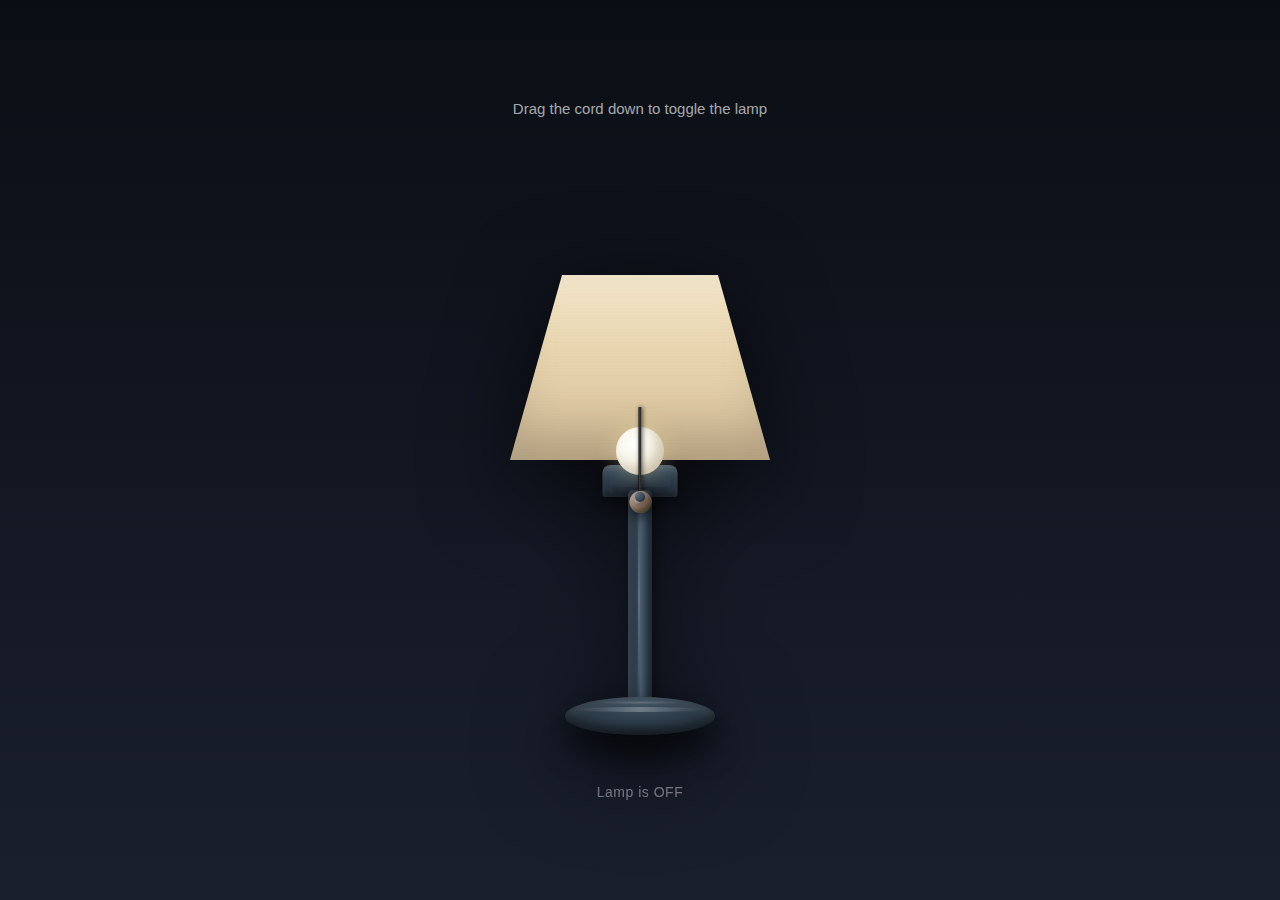
<file: Lampa/index.html>
<!DOCTYPE html>
<html lang="en">
<head>
    <meta charset="UTF-8">
    <meta name="viewport" content="width=device-width, initial-scale=1.0">
    <title>Realistic Interactive Table Lamp</title>
    <style>
        /* ============================================
           GLOBAL STYLES & RESET
        ============================================ */
        * {
            margin: 0;
            padding: 0;
            box-sizing: border-box;
        }

        body {
            display: flex;
            justify-content: center;
            align-items: center;
            min-height: 100vh;
            background: linear-gradient(to bottom, #0a0e14 0%, #1a1f2e 100%);
            overflow: hidden;
            font-family: 'Segoe UI', Tahoma, Geneva, Verdana, sans-serif;
        }

        /* ============================================
           SCENE CONTAINER
        ============================================ */
        .scene {
            position: relative;
            width: 550px;
            height: 750px;
        }

        /* Instruction text */
        .instruction {
            position: absolute;
            top: 25px;
            left: 50%;
            transform: translateX(-50%);
            color: rgba(255, 255, 255, 0.65);
            font-size: 15px;
            text-align: center;
            animation: pulseText 2.5s ease-in-out infinite;
            user-select: none;
            z-index: 100;
        }

        @keyframes pulseText {
            0%, 100% { opacity: 0.4; }
            50% { opacity: 0.85; }
        }

        /* ============================================
           AMBIENT LIGHTING EFFECTS
        ============================================ */
        
        /* Large ambient room glow when lamp is on */
        .ambient-glow {
            position: absolute;
            top: 50%;
            left: 50%;
            transform: translate(-50%, -50%);
            width: 750px;
            height: 750px;
            background: radial-gradient(circle, 
                rgba(255, 235, 160, 0.20) 0%,
                rgba(255, 220, 130, 0.12) 25%,
                rgba(255, 200, 100, 0.06) 45%,
                transparent 65%);
            border-radius: 50%;
            opacity: 0;
            transition: opacity 1s ease;
            pointer-events: none;
        }

        /* Primary light bloom around bulb */
        .light-bloom {
            position: absolute;
            bottom: 308px;
            left: 50%;
            transform: translate(-50%, 0);
            width: 240px;
            height: 240px;
            background: radial-gradient(circle, 
                rgba(255, 245, 190, 0.95) 0%,
                rgba(255, 235, 160, 0.65) 18%,
                rgba(255, 220, 130, 0.4) 35%,
                rgba(255, 200, 100, 0.2) 55%,
                rgba(255, 180, 80, 0.08) 70%,
                transparent 80%);
            border-radius: 50%;
            opacity: 0;
            transition: opacity 0.5s ease;
            pointer-events: none;
            filter: blur(28px);
        }

        /* ============================================
           LAMP ASSEMBLY
        ============================================ */
        
        .lamp-assembly {
            position: absolute;
            bottom: 90px;
            left: 50%;
            transform: translateX(-50%);
            filter: drop-shadow(0 20px 45px rgba(0, 0, 0, 0.7));
        }

        /* Lamp Base - Heavy circular bottom */
        .lamp-base {
            width: 150px;
            height: 38px;
            background: radial-gradient(ellipse at 50% 22%, 
                #3d4f5f 0%, 
                #2f3f4d 45%, 
                #1e2730 100%);
            border-radius: 50%;
            position: relative;
            box-shadow: 
                0 10px 28px rgba(0, 0, 0, 0.6),
                inset 0 -4px 12px rgba(0, 0, 0, 0.5),
                inset 0 4px 12px rgba(255, 255, 255, 0.12);
        }

        /* Decorative metal ring on base */
        .lamp-base::before {
            content: '';
            position: absolute;
            top: 10px;
            left: 12px;
            right: 12px;
            height: 5px;
            background: linear-gradient(90deg, 
                transparent 0%, 
                rgba(255, 255, 255, 0.28) 50%, 
                transparent 100%);
            border-radius: 50%;
        }

        /* Secondary highlight on base */
        .lamp-base::after {
            content: '';
            position: absolute;
            top: 4px;
            left: 25%;
            right: 25%;
            height: 3px;
            background: radial-gradient(ellipse, rgba(255, 255, 255, 0.15), transparent);
            border-radius: 50%;
        }

        /* Vertical metal stand/pole */
        .lamp-stand {
            width: 24px;
            height: 215px;
            background: linear-gradient(to right, 
                #25323f 0%, 
                #2f3f4d 35%, 
                #3d4f5f 48%, 
                #4a5d6f 52%, 
                #3d4f5f 65%, 
                #2f3f4d 80%,
                #25323f 100%);
            position: absolute;
            bottom: 30px;
            left: 50%;
            transform: translateX(-50%);
            border-radius: 5px;
            box-shadow: 
                3px 0 14px rgba(0, 0, 0, 0.5),
                inset 2px 0 6px rgba(255, 255, 255, 0.14),
                inset -2px 0 6px rgba(0, 0, 0, 0.4);
        }

        /* Highlight stripe on stand */
        .lamp-stand::before {
            content: '';
            position: absolute;
            top: 0;
            bottom: 0;
            left: 40%;
            width: 2px;
            background: linear-gradient(to bottom, 
                transparent 0%, 
                rgba(255, 255, 255, 0.2) 50%, 
                transparent 100%);
        }

        /* Bulb socket holder */
        .socket {
            width: 75px;
            height: 32px;
            background: linear-gradient(to bottom, 
                #3d4f5f 0%, 
                #2f3f4d 45%, 
                #1e2730 100%);
            position: absolute;
            bottom: 238px;
            left: 50%;
            transform: translateX(-50%);
            border-radius: 8px 8px 3px 3px;
            box-shadow: 
                0 5px 18px rgba(0, 0, 0, 0.5),
                inset 0 3px 6px rgba(255, 255, 255, 0.12),
                inset 0 -2px 6px rgba(0, 0, 0, 0.3);
        }

        /* Socket threading detail */
        .socket::after {
            content: '';
            position: absolute;
            bottom: 2px;
            left: 10px;
            right: 10px;
            height: 8px;
            background: repeating-linear-gradient(
                to bottom,
                transparent 0px,
                rgba(0, 0, 0, 0.2) 1px,
                transparent 2px
            );
        }

        /* Light bulb */
        .bulb {
            width: 48px;
            height: 48px;
            background: radial-gradient(circle at 38% 35%, 
                #ffffff 0%, 
                #f8f5e8 35%, 
                #ece4cc 65%, 
                #d9ccb0 100%);
            position: absolute;
            bottom: 260px;
            left: 50%;
            transform: translateX(-50%);
            border-radius: 50%;
            box-shadow: 
                0 0 22px rgba(255, 235, 160, 0.35),
                inset -6px -6px 12px rgba(0, 0, 0, 0.12),
                inset 5px 5px 12px rgba(255, 255, 255, 0.35);
            transition: all 0.45s ease;
        }

        /* Bulb highlight spot */
        .bulb::before {
            content: '';
            position: absolute;
            top: 10px;
            left: 12px;
            width: 14px;
            height: 14px;
            background: radial-gradient(circle, 
                rgba(255, 255, 255, 0.7) 0%, 
                rgba(255, 255, 255, 0.2) 60%, 
                transparent 100%);
            border-radius: 50%;
        }

        /* Lamp shade - Conical fabric shade */
        .shade {
            width: 260px;
            height: 185px;
            background: linear-gradient(to bottom, 
                #f6e8ca 0%, 
                #ead7b0 45%, 
                #d7c09a 100%);
            position: absolute;
            bottom: 275px;
            left: 50%;
            transform: translateX(-50%);
            clip-path: polygon(20% 0%, 80% 0%, 100% 100%, 0% 100%);
            box-shadow: 
                0 12px 35px rgba(0, 0, 0, 0.45),
                inset 0 -25px 50px rgba(0, 0, 0, 0.18),
                inset 0 12px 25px rgba(255, 255, 255, 0.12);
            transition: all 0.45s ease;
        }

        /* Fabric weave texture */
        .shade::before {
            content: '';
            position: absolute;
            inset: 0;
            background: 
                repeating-linear-gradient(
                    90deg,
                    transparent 0px,
                    rgba(0, 0, 0, 0.025) 1px,
                    transparent 2px
                ),
                repeating-linear-gradient(
                    0deg,
                    transparent 0px,
                    rgba(0, 0, 0, 0.02) 1px,
                    transparent 3px
                );
            opacity: 0.6;
        }

        /* Inner glow effect (only visible when on) */
        .shade-glow {
            position: absolute;
            bottom: 0;
            left: 0;
            right: 0;
            height: 100%;
            background: radial-gradient(ellipse at center bottom, 
                rgba(255, 240, 170, 0.98) 0%,
                rgba(255, 230, 140, 0.75) 22%,
                rgba(255, 215, 110, 0.5) 45%,
                rgba(255, 195, 90, 0.25) 68%,
                transparent 100%);
            opacity: 0;
            transition: opacity 0.6s ease;
            pointer-events: none;
        }

        /* ============================================
           PULL CORD SYSTEM
        ============================================ */
        
        /* Cord anchor point (where cord attaches) */
        .cord-anchor {
            position: absolute;
            bottom: 233px;
            left: 50%;
            transform: translateX(-50%);
            width: 10px;
            height: 10px;
            background: radial-gradient(circle at 35% 35%, 
                #4a5d6f 0%, 
                #3d4f5f 45%, 
                #2f3f4d 100%);
            border-radius: 50%;
            box-shadow: 
                0 3px 6px rgba(0, 0, 0, 0.5),
                inset -1px -1px 3px rgba(0, 0, 0, 0.4),
                inset 1px 1px 3px rgba(255, 255, 255, 0.2);
            z-index: 10;
        }

        /* Cord wrapper for rotation transform */
        .cord-wrapper {
            position: absolute;
            bottom: 233px;
            left: 50%;
            transform-origin: top center;
            pointer-events: none;
            z-index: 5;
            transition: transform 0.05s ease-out;
        }

        /* The string/cord itself */
        .cord-string {
            width: 3px;
            height: 95px;
            background: linear-gradient(to right, 
                #0f0f0f 0%, 
                #2a2a2a 35%, 
                #3f3f3f 50%, 
                #2a2a2a 65%, 
                #0f0f0f 100%);
            margin: 0 auto;
            box-shadow: 
                1px 0 4px rgba(0, 0, 0, 0.7),
                inset 1px 0 2px rgba(255, 255, 255, 0.15);
            position: relative;
            transition: height 0.3s ease;
        }

        /* Wooden bead/handle at end of cord */
        .cord-handle {
            width: 22px;
            height: 22px;
            background: radial-gradient(circle at 38% 35%, 
                #b89a7d 0%, 
                #a0826d 35%, 
                #8b7355 65%, 
                #6b563f 100%);
            border-radius: 50%;
            position: absolute;
            bottom: -11px;
            left: 50%;
            transform: translateX(-50%);
            box-shadow: 
                0 4px 12px rgba(0, 0, 0, 0.6),
                inset -3px -3px 6px rgba(0, 0, 0, 0.5),
                inset 3px 3px 6px rgba(255, 255, 255, 0.35);
            cursor: grab;
            pointer-events: all;
            transition: transform 0.15s ease;
        }

        .cord-handle:hover {
            transform: translateX(-50%) scale(1.12);
        }

        .cord-handle:active {
            cursor: grabbing;
            transform: translateX(-50%) scale(1.03);
        }

        /* Highlight spot on wooden bead */
        .cord-handle::before {
            content: '';
            position: absolute;
            top: 5px;
            left: 5px;
            width: 7px;
            height: 7px;
            background: rgba(255, 255, 255, 0.45);
            border-radius: 50%;
            box-shadow: 0 0 3px rgba(255, 255, 255, 0.3);
        }

        /* Wood grain texture on bead */
        .cord-handle::after {
            content: '';
            position: absolute;
            inset: 0;
            border-radius: 50%;
            background: 
                repeating-linear-gradient(
                    45deg,
                    transparent 0px,
                    rgba(0, 0, 0, 0.08) 1px,
                    transparent 2px
                );
            opacity: 0.5;
        }

        /* ============================================
           GROUND SHADOW
        ============================================ */
        
        .ground-shadow {
            position: absolute;
            bottom: 60px;
            left: 50%;
            transform: translateX(-50%);
            width: 170px;
            height: 35px;
            background: radial-gradient(ellipse, 
                rgba(0, 0, 0, 0.55) 0%, 
                rgba(0, 0, 0, 0.25) 50%, 
                transparent 75%);
            border-radius: 50%;
            filter: blur(12px);
        }

        /* ============================================
           STATUS TEXT
        ============================================ */
        
        .status {
            position: absolute;
            bottom: 25px;
            left: 50%;
            transform: translateX(-50%);
            color: rgba(255, 255, 255, 0.4);
            font-size: 14px;
            font-weight: 500;
            user-select: none;
            transition: color 0.4s ease;
            letter-spacing: 0.5px;
        }

        /* ============================================
           ACTIVE STATE (LAMP ON)
        ============================================ */
        
        .lamp-assembly.lamp-on .shade-glow {
            opacity: 1;
        }

        .lamp-assembly.lamp-on .light-bloom {
            opacity: 1;
        }

        .lamp-assembly.lamp-on .ambient-glow {
            opacity: 1;
        }

        .lamp-assembly.lamp-on .bulb {
            background: radial-gradient(circle at 38% 35%, 
                #fffef8 0%, 
                #fffae5 28%, 
                #ffecb8 55%, 
                #ffe595 80%, 
                #ffd870 100%);
            box-shadow: 
                0 0 38px rgba(255, 245, 180, 0.95),
                0 0 65px rgba(255, 235, 150, 0.65),
                0 0 90px rgba(255, 220, 120, 0.35),
                inset -4px -4px 10px rgba(255, 210, 110, 0.4),
                inset 4px 4px 10px rgba(255, 255, 240, 0.3);
        }

        .lamp-assembly.lamp-on .shade {
            background: linear-gradient(to bottom, 
                #fef4d8 0%, 
                #f5e3bf 45%, 
                #e5d0a8 100%);
            box-shadow: 
                0 12px 35px rgba(0, 0, 0, 0.35),
                inset 0 -25px 50px rgba(255, 230, 130, 0.28),
                inset 0 12px 25px rgba(255, 245, 180, 0.25);
        }

        .lamp-assembly.lamp-on ~ .status {
            color: rgba(255, 235, 160, 0.85);
            text-shadow: 0 0 10px rgba(255, 230, 150, 0.4);
        }
    </style>
</head>
<body>
    <div class="scene">
        <!-- Instruction text -->
        <div class="instruction">Drag the cord down to toggle the lamp</div>

        <!-- Ambient room glow -->
        <div class="ambient-glow"></div>

        <!-- Light bloom effect -->
        <div class="light-bloom"></div>

        <!-- Lamp assembly container -->
        <div class="lamp-assembly">
            <!-- Lamp shade with inner glow -->
            <div class="shade">
                <div class="shade-glow"></div>
            </div>

            <!-- Bulb socket -->
            <div class="socket"></div>

            <!-- Light bulb -->
            <div class="bulb"></div>

            <!-- Cord anchor point -->
            <div class="cord-anchor"></div>

            <!-- Pull cord system -->
            <div class="cord-wrapper">
                <div class="cord-string">
                    <div class="cord-handle"></div>
                </div>
            </div>

            <!-- Vertical stand -->
            <div class="lamp-stand"></div>

            <!-- Base -->
            <div class="lamp-base"></div>
        </div>

        <!-- Ground shadow -->
        <div class="ground-shadow"></div>

        <!-- Status text -->
        <div class="status">Lamp is OFF</div>
    </div>

    <script>
        // ============================================
        // DOM ELEMENT REFERENCES
        // ============================================
        const lampAssembly = document.querySelector('.lamp-assembly');
        const cordWrapper = document.querySelector('.cord-wrapper');
        const cordString = document.querySelector('.cord-string');
        const cordHandle = document.querySelector('.cord-handle');
        const statusText = document.querySelector('.status');

        // ============================================
        // STATE VARIABLES
        // ============================================
        let isLampOn = false;           // Current lamp state (on/off)
        let isDragging = false;         // Is user currently dragging the cord?
        let dragStartY = 0;             // Y position where drag started
        let currentPullDistance = 0;    // How far cord has been pulled

        // Physics simulation variables
        let angle = 0;                  // Current swing angle in degrees
        let angularVelocity = 0;        // Rate of angle change (speed)
        let targetAngle = 0;            // Target angle for smooth interpolation

        // ============================================
        // PHYSICS CONSTANTS
        // ============================================
        const PULL_THRESHOLD = 42;      // Minimum pixels to pull to toggle lamp
        const GRAVITY = 0.38;            // Gravity strength affecting pendulum
        const DAMPING = 0.93;            // Energy loss per frame (air resistance)
        const SPRING_STRENGTH = 0.13;    // Force pulling cord back to center
        const MAX_ANGLE = 27;            // Maximum swing angle in degrees
        const MAX_STRETCH = 28;          // Maximum cord extension in pixels

        // ============================================
        // LAMP TOGGLE FUNCTION
        // ============================================
        function toggleLamp() {
            isLampOn = !isLampOn;
            
            // Update visual state
            if (isLampOn) {
                lampAssembly.classList.add('lamp-on');
                statusText.textContent = 'Lamp is ON';
            } else {
                lampAssembly.classList.remove('lamp-on');
                statusText.textContent = 'Lamp is OFF';
            }

            // Add momentum to cord swing when toggling
            angularVelocity += 13;
        }

        // ============================================
        // DRAG START - Mouse/Touch Down
        // ============================================
        function handleDragStart(clientY) {
            isDragging = true;
            dragStartY = clientY;
            currentPullDistance = 0;
            
            // Remove CSS transition for instant response
            cordWrapper.style.transition = 'none';
            cordString.style.transition = 'none';
        }

        // ============================================
        // DRAG MOVE - Mouse/Touch Move
        // ============================================
        function handleDragMove(clientY) {
            if (!isDragging) return;

            // Calculate how far down the cord has been pulled
            const deltaY = clientY - dragStartY;
            currentPullDistance = Math.max(0, deltaY); // Only allow downward pulls

            // Convert pull distance to swing angle (limited to MAX_ANGLE)
            const pullAngle = Math.min((currentPullDistance / 3.2), MAX_ANGLE);
            targetAngle = pullAngle;

            // Visually stretch the cord based on pull distance
            const stretch = Math.min(currentPullDistance * 0.28, MAX_STRETCH);
            cordString.style.height = (95 + stretch) + 'px';

            // Apply angle to cord immediately during drag
            angle = targetAngle;
            cordWrapper.style.transform = `translateX(-50%) rotate(${angle}deg)`;
        }

        // ============================================
        // DRAG END - Mouse/Touch Up
        // ============================================
        function handleDragEnd() {
            if (!isDragging) return;
            isDragging = false;

            // Check if cord was pulled far enough to toggle the lamp
            if (currentPullDistance >= PULL_THRESHOLD) {
                toggleLamp();
                // Add extra swing momentum for satisfying feedback
                angularVelocity = 16;
            } else {
                // Add gentle swing even if toggle threshold wasn't met
                angularVelocity = 9;
            }

            // Smoothly return cord to original length
            cordString.style.transition = 'height 0.35s ease';
            cordString.style.height = '95px';

            // Reset target angle to center position
            targetAngle = 0;

            // Re-enable smooth transitions
            cordWrapper.style.transition = 'transform 0.05s ease-out';
        }

        // ============================================
        // MOUSE EVENT LISTENERS
        // ============================================
        cordHandle.addEventListener('mousedown', function(e) {
            e.preventDefault();
            handleDragStart(e.clientY);
        });

        document.addEventListener('mousemove', function(e) {
            if (isDragging) {
                e.preventDefault();
                handleDragMove(e.clientY);
            }
        });

        document.addEventListener('mouseup', function() {
            handleDragEnd();
        });

        // ============================================
        // TOUCH EVENT LISTENERS (Mobile Support)
        // ============================================
        cordHandle.addEventListener('touchstart', function(e) {
            e.preventDefault();
            handleDragStart(e.touches[0].clientY);
        });

        document.addEventListener('touchmove', function(e) {
            if (isDragging) {
                e.preventDefault();
                handleDragMove(e.touches[0].clientY);
            }
        }, { passive: false });

        document.addEventListener('touchend', function() {
            handleDragEnd();
        });

        // ============================================
        // PHYSICS ANIMATION LOOP (PENDULUM SIMULATION)
        // ============================================
        function animatePhysics() {
            // Only apply physics when not actively dragging
            if (!isDragging) {
                // Spring force: pulls cord back toward center (target angle)
                const springForce = (targetAngle - angle) * SPRING_STRENGTH;
                angularVelocity += springForce;

                // Gravity force: creates pendulum swinging effect
                // sin(angle) converts angle to downward force
                const gravityForce = Math.sin(angle * Math.PI / 180) * GRAVITY;
                angularVelocity -= gravityForce;

                // Damping: simulates air resistance, gradually slows motion
                angularVelocity *= DAMPING;

                // Update angle based on current velocity
                angle += angularVelocity;

                // Stop animation when motion becomes negligible
                if (Math.abs(angularVelocity) < 0.04 && Math.abs(angle) < 0.08) {
                    angle = 0;
                    angularVelocity = 0;
                }

                // Apply rotation transform to cord
                cordWrapper.style.transform = `translateX(-50%) rotate(${angle}deg)`;
            }

            // Continue animation loop at 60fps
            requestAnimationFrame(animatePhysics);
        }

        // ============================================
        // INITIALIZE APPLICATION
        // ============================================
        
        // Start the physics animation loop
        animatePhysics();

        // Simple click toggle as fallback (for accessibility)
        cordHandle.addEventListener('click', function(e) {
            // Only trigger on simple click, not after dragging
            if (currentPullDistance < 8) {
                toggleLamp();
                angularVelocity = 11; // Add small swing effect
            }
        });

        // Prevent context menu on right-click
        cordHandle.addEventListener('contextmenu', function(e) {
            e.preventDefault();
        });

        // Log successful initialization
        console.log('🔦 Realistic Interactive Lamp initialized successfully!');
        console.log('💡 Drag the cord down to toggle the lamp on/off');
    </script>
</body>
</html>
</file>
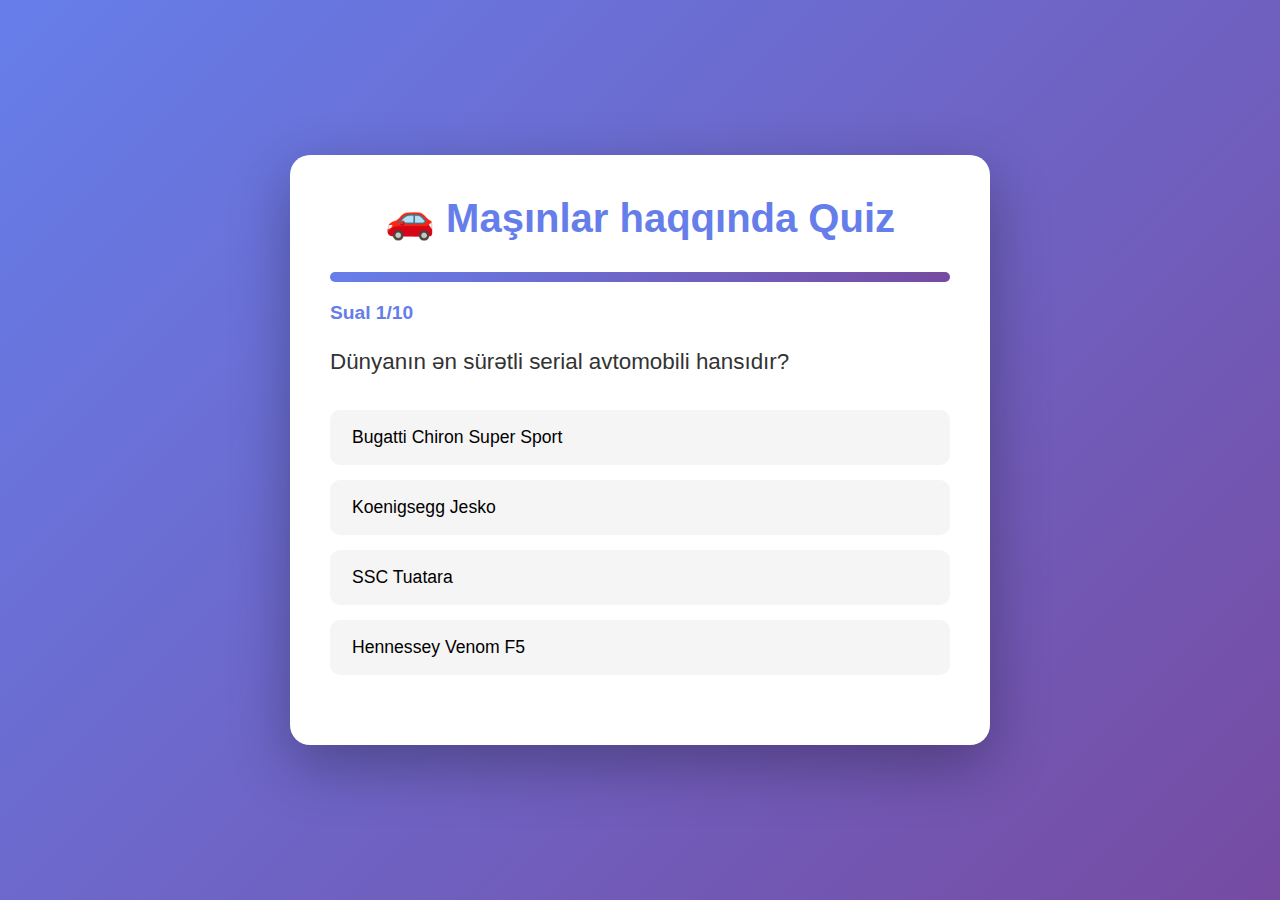
<file: QUIZ/index.html>
<!DOCTYPE html>
<html lang="az">
<head>
    <meta charset="UTF-8">
    <meta name="viewport" content="width=device-width, initial-scale=1.0">
    <title>Maşınlar haqqında Quiz</title>
    <style>
        * {
            margin: 0;
            padding: 0;
            box-sizing: border-box;
        }

        body {
            font-family: 'Segoe UI', Tahoma, Geneva, Verdana, sans-serif;
            background: linear-gradient(135deg, #667eea 0%, #764ba2 100%);
            min-height: 100vh;
            display: flex;
            justify-content: center;
            align-items: center;
            padding: 20px;
        }

        .container {
            background: white;
            border-radius: 20px;
            box-shadow: 0 20px 60px rgba(0, 0, 0, 0.3);
            max-width: 700px;
            width: 100%;
            padding: 40px;
        }

        .header {
            text-align: center;
            margin-bottom: 30px;
        }

        h1 {
            color: #667eea;
            font-size: 2.5em;
            margin-bottom: 10px;
        }

        .progress-bar {
            width: 100%;
            height: 10px;
            background: #e0e0e0;
            border-radius: 10px;
            overflow: hidden;
            margin-bottom: 20px;
        }

        .progress {
            height: 100%;
            background: linear-gradient(90deg, #667eea 0%, #764ba2 100%);
            transition: width 0.3s ease;
        }

        .question-section {
            display: none;
        }

        .question-section.active {
            display: block;
            animation: fadeIn 0.5s;
        }

        @keyframes fadeIn {
            from { opacity: 0; transform: translateY(20px); }
            to { opacity: 1; transform: translateY(0); }
        }

        .question-header {
            display: flex;
            justify-content: space-between;
            align-items: center;
            margin-bottom: 20px;
        }

        .question-number {
            font-size: 1.2em;
            color: #667eea;
            font-weight: bold;
        }

        .question-text {
            font-size: 1.4em;
            color: #333;
            margin-bottom: 30px;
            line-height: 1.6;
        }

        .options {
            display: flex;
            flex-direction: column;
            gap: 15px;
        }

        .option {
            background: #f5f5f5;
            border: 2px solid transparent;
            border-radius: 10px;
            padding: 15px 20px;
            cursor: pointer;
            transition: all 0.3s ease;
            font-size: 1.1em;
        }

        .option:hover {
            background: #e8e8e8;
            transform: translateX(5px);
        }

        .option.selected {
            background: #667eea;
            color: white;
            border-color: #667eea;
        }

        .option.correct {
            background: #4caf50;
            color: white;
            border-color: #4caf50;
        }

        .option.incorrect {
            background: #f44336;
            color: white;
            border-color: #f44336;
        }

        .option.disabled {
            cursor: not-allowed;
        }

        .button-container {
            margin-top: 30px;
            display: flex;
            justify-content: center;
        }

        .btn {
            background: linear-gradient(135deg, #667eea 0%, #764ba2 100%);
            color: white;
            border: none;
            padding: 15px 40px;
            font-size: 1.1em;
            border-radius: 10px;
            cursor: pointer;
            transition: transform 0.3s ease, box-shadow 0.3s ease;
        }

        .btn:hover {
            transform: translateY(-2px);
            box-shadow: 0 10px 20px rgba(102, 126, 234, 0.4);
        }

        .btn:disabled {
            background: #ccc;
            cursor: not-allowed;
            transform: none;
        }

        .result-section {
            display: none;
            text-align: center;
        }

        .result-section.active {
            display: block;
            animation: fadeIn 0.5s;
        }

        .score-circle {
            width: 200px;
            height: 200px;
            border-radius: 50%;
            background: linear-gradient(135deg, #667eea 0%, #764ba2 100%);
            display: flex;
            flex-direction: column;
            justify-content: center;
            align-items: center;
            margin: 30px auto;
            color: white;
            box-shadow: 0 10px 30px rgba(102, 126, 234, 0.4);
        }

        .score-number {
            font-size: 3em;
            font-weight: bold;
        }

        .score-text {
            font-size: 1.2em;
        }

        .result-message {
            font-size: 1.5em;
            color: #333;
            margin: 20px 0;
        }

        .restart-btn {
            margin-top: 20px;
        }
    </style>
</head>
<body>
    <div class="container">
        <div class="header">
            <h1>🚗 Maşınlar haqqında Quiz</h1>
        </div>

        <div class="progress-bar">
            <div class="progress" id="progress"></div>
        </div>

        <div id="quiz-container"></div>

        <div class="result-section" id="result-section">
            <div class="score-circle">
                <div class="score-number" id="score"></div>
                <div class="score-text">/ 10</div>
            </div>
            <div class="result-message" id="result-message"></div>
            <button class="btn restart-btn" onclick="restartQuiz()">Yenidən başla</button>
        </div>

        <div class="button-container">
            <button class="btn" id="next-btn" onclick="nextQuestion()" style="display: none;">Növbəti sual</button>
        </div>
    </div>

    <script>
        const questions = [
            {
                question: "Dünyanın ən sürətli serial avtomobili hansıdır?",
                options: ["Bugatti Chiron Super Sport", "Koenigsegg Jesko", "SSC Tuatara", "Hennessey Venom F5"],
                correct: 2
            },
            {
                question: "Ferrari hansı ölkədə istehsal olunur?",
                options: ["Almaniya", "İtaliya", "Fransa", "İspaniya"],
                correct: 1
            },
            {
                question: "Tesla şirkətini kim yaradıb?",
                options: ["Bill Gates", "Steve Jobs", "Elon Musk", "Jeff Bezos"],
                correct: 2
            },
            {
                question: "İlk avtomobil hansı ildə icad edilib?",
                options: ["1886", "1900", "1920", "1850"],
                correct: 0
            },
            {
                question: "Lamborghini loqosunda hansı heyvan təsvir olunub?",
                options: ["At", "Öküz", "Şir", "Qartal"],
                correct: 1
            },
            {
                question: "Rolls-Royce hansı ölkənin markasıdır?",
                options: ["ABŞ", "Almaniya", "Böyük Britaniya", "Fransa"],
                correct: 2
            },
            {
                question: "Formula 1 yarışlarında neçə komanda iştirak edir?",
                options: ["8", "10", "12", "15"],
                correct: 1
            },
            {
                question: "Porsche 911 modeli neçənci ildə buraxılıb?",
                options: ["1963", "1970", "1980", "1955"],
                correct: 0
            },
            {
                question: "Dünyanın ən bahalı avtomobili hansıdır?",
                options: ["Bugatti La Voiture Noire", "Rolls-Royce Boat Tail", "Pagani Zonda HP Barchetta", "Mercedes-Maybach Exelero"],
                correct: 1
            },
            {
                question: "BMW loqosunda nə təsvir olunub?",
                options: ["Dəniz dalğaları", "Dağlar", "Pervane", "Günəş"],
                correct: 2
            }
        ];

        let currentQuestion = 0;
        let score = 0;
        let selectedAnswer = null;

        function loadQuiz() {
            const container = document.getElementById('quiz-container');
            container.innerHTML = '';

            questions.forEach((q, index) => {
                const questionDiv = document.createElement('div');
                questionDiv.className = 'question-section';
                if (index === 0) questionDiv.classList.add('active');

                questionDiv.innerHTML = `
                    <div class="question-header">
                        <div class="question-number">Sual ${index + 1}/10</div>
                    </div>
                    <div class="question-text">${q.question}</div>
                    <div class="options" id="options-${index}">
                        ${q.options.map((option, i) => `
                            <div class="option" onclick="selectOption(${index}, ${i})" data-index="${i}">
                                ${option}
                            </div>
                        `).join('')}
                    </div>
                `;

                container.appendChild(questionDiv);
            });
        }

        function selectOption(questionIndex, optionIndex) {
            if (selectedAnswer !== null) return;

            selectedAnswer = optionIndex;
            const options = document.querySelectorAll(`#options-${questionIndex} .option`);
            
            options.forEach(opt => opt.classList.add('disabled'));
            options[optionIndex].classList.add('selected');

            setTimeout(() => {
                options[questions[questionIndex].correct].classList.add('correct');
                if (optionIndex !== questions[questionIndex].correct) {
                    options[optionIndex].classList.remove('selected');
                    options[optionIndex].classList.add('incorrect');
                } else {
                    score++;
                }

                document.getElementById('next-btn').style.display = 'block';
            }, 300);
        }

        function nextQuestion() {
            document.querySelectorAll('.question-section')[currentQuestion].classList.remove('active');
            currentQuestion++;
            selectedAnswer = null;
            document.getElementById('next-btn').style.display = 'none';

            const progress = ((currentQuestion) / questions.length) * 100;
            document.getElementById('progress').style.width = progress + '%';

            if (currentQuestion < questions.length) {
                document.querySelectorAll('.question-section')[currentQuestion].classList.add('active');
            } else {
                showResults();
            }
        }

        function showResults() {
            document.getElementById('quiz-container').style.display = 'none';
            document.getElementById('next-btn').style.display = 'none';
            document.getElementById('result-section').classList.add('active');
            document.getElementById('score').textContent = score;

            let message = '';
            if (score === 10) {
                message = '🏆 Mükəmməl! Siz həqiqi avtomobil mütəxəssisisiniz!';
            } else if (score >= 7) {
                message = '👏 Əla! Maşınlar haqqında yaxşı məlumatınız var!';
            } else if (score >= 5) {
                message = '👍 Yaxşı nəticə! Daha çox öyrənə bilərsiniz.';
            } else {
                message = '💪 Növbəti dəfə daha yaxşı olacaq!';
            }

            document.getElementById('result-message').textContent = message;
        }

        function restartQuiz() {
            currentQuestion = 0;
            score = 0;
            selectedAnswer = null;
            document.getElementById('progress').style.width = '0%';
            document.getElementById('result-section').classList.remove('active');
            document.getElementById('quiz-container').style.display = 'block';
            loadQuiz();
        }

        loadQuiz();
    </script>
</body>
</html>
</file>
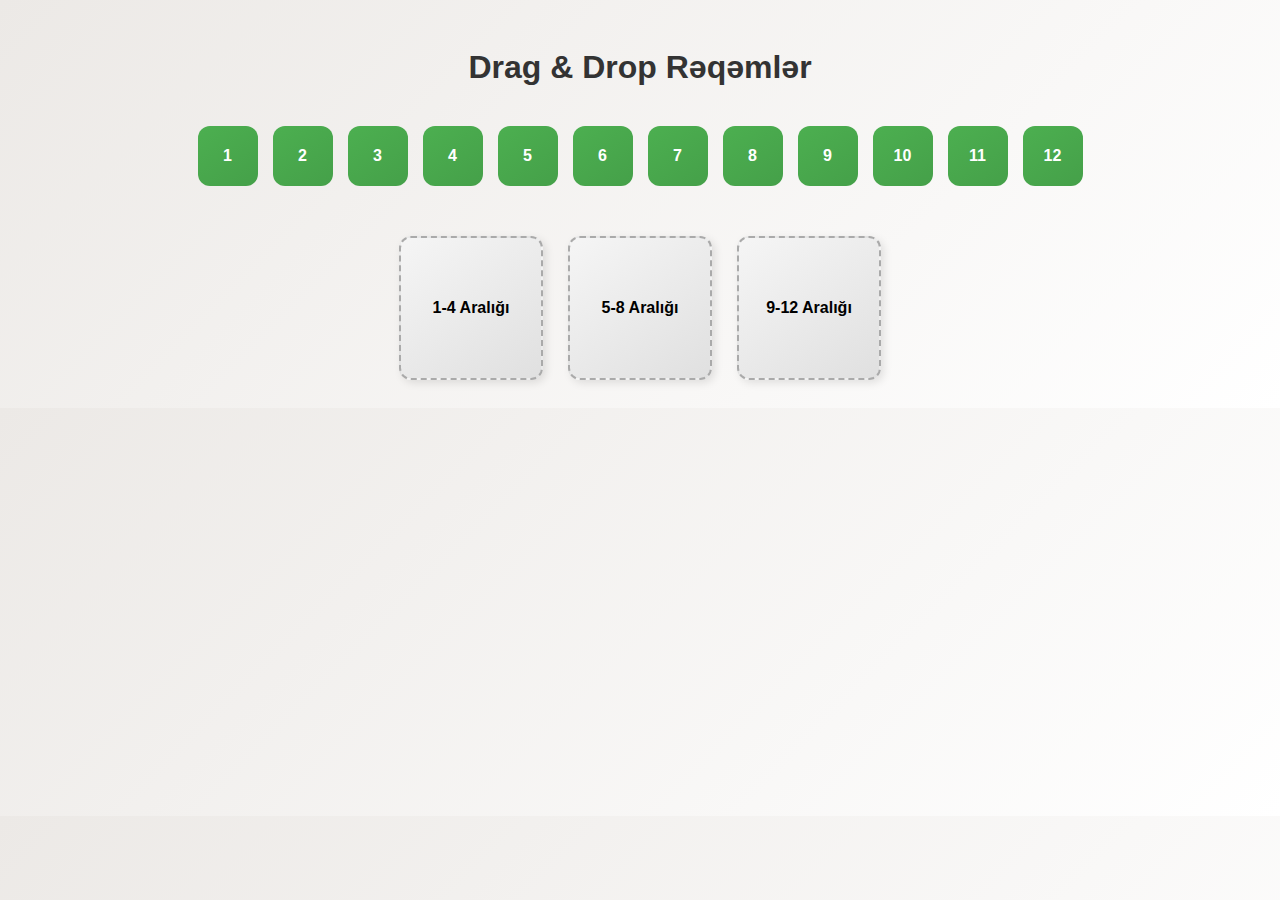
<file: Task(11.26.2025)2/index.html>
<!DOCTYPE html>
<html lang="az">
<head>
  <meta charset="UTF-8">
  <meta name="viewport" content="width=device-width, initial-scale=1.0">
  <title>Drag and Drop Rəqəmlər - Modern</title>
  <link rel="stylesheet" href="style.css">
</head>
<body>
  <h1>Drag & Drop Rəqəmlər</h1>
  
  <section class="number-pool">
    <!-- 12 rəqəmli qutu -->
    <div class="draggable" draggable="true" data-number="1">1</div>
    <div class="draggable" draggable="true" data-number="2">2</div>
    <div class="draggable" draggable="true" data-number="3">3</div>
    <div class="draggable" draggable="true" data-number="4">4</div>
    <div class="draggable" draggable="true" data-number="5">5</div>
    <div class="draggable" draggable="true" data-number="6">6</div>
    <div class="draggable" draggable="true" data-number="7">7</div>
    <div class="draggable" draggable="true" data-number="8">8</div>
    <div class="draggable" draggable="true" data-number="9">9</div>
    <div class="draggable" draggable="true" data-number="10">10</div>
    <div class="draggable" draggable="true" data-number="11">11</div>
    <div class="draggable" draggable="true" data-number="12">12</div>
  </section>

  <section class="drop-zones">
    <div class="drop-zone" data-range="1-4">1-4 Aralığı</div>
    <div class="drop-zone" data-range="5-8">5-8 Aralığı</div>
    <div class="drop-zone" data-range="9-12">9-12 Aralığı</div>
  </section>

  <script src="script.js"></script>
</body>
</html>
</file>
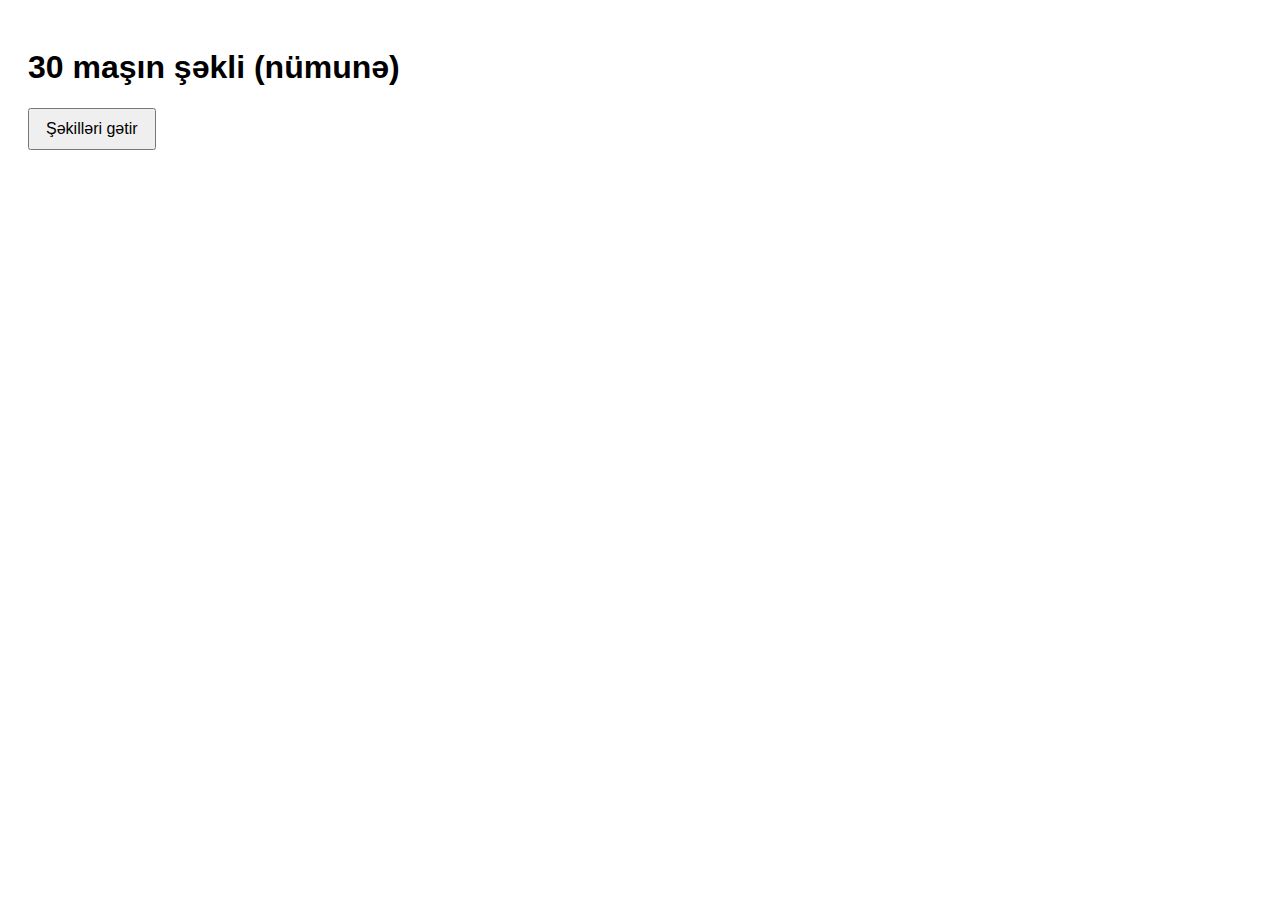
<file: Task(27.11.2025)/index.html>
<!doctype html>
<html lang="az">
<head>
  <meta charset="utf-8">
  <meta name="viewport" content="width=device-width,initial-scale=1">
  <title>Maşın şəkilləri</title>
  <style>
    body { font-family: Arial; padding: 20px; }
    button { padding:10px 16px; font-size:16px; cursor:pointer; }
    #gallery {
      margin-top: 20px;
      display: grid;
      grid-template-columns: repeat(auto-fill, minmax(200px, 1fr));
      gap: 16px;
    }
    .photo-box {
      background: #f5f5f5;
      padding: 10px;
      border-radius: 8px;
      text-align: center;
    }
    .photo-box img {
      max-width: 100%;
      border-radius: 6px;
    }
  </style>
</head>
<body>

  <h1>30 maşın şəkli (nümunə)</h1>

  <button id="loadBtn">Şəkilləri gətir</button>

  <div id="gallery"></div>

  <script src="script.js"></script>
</body>
</html>
</file>
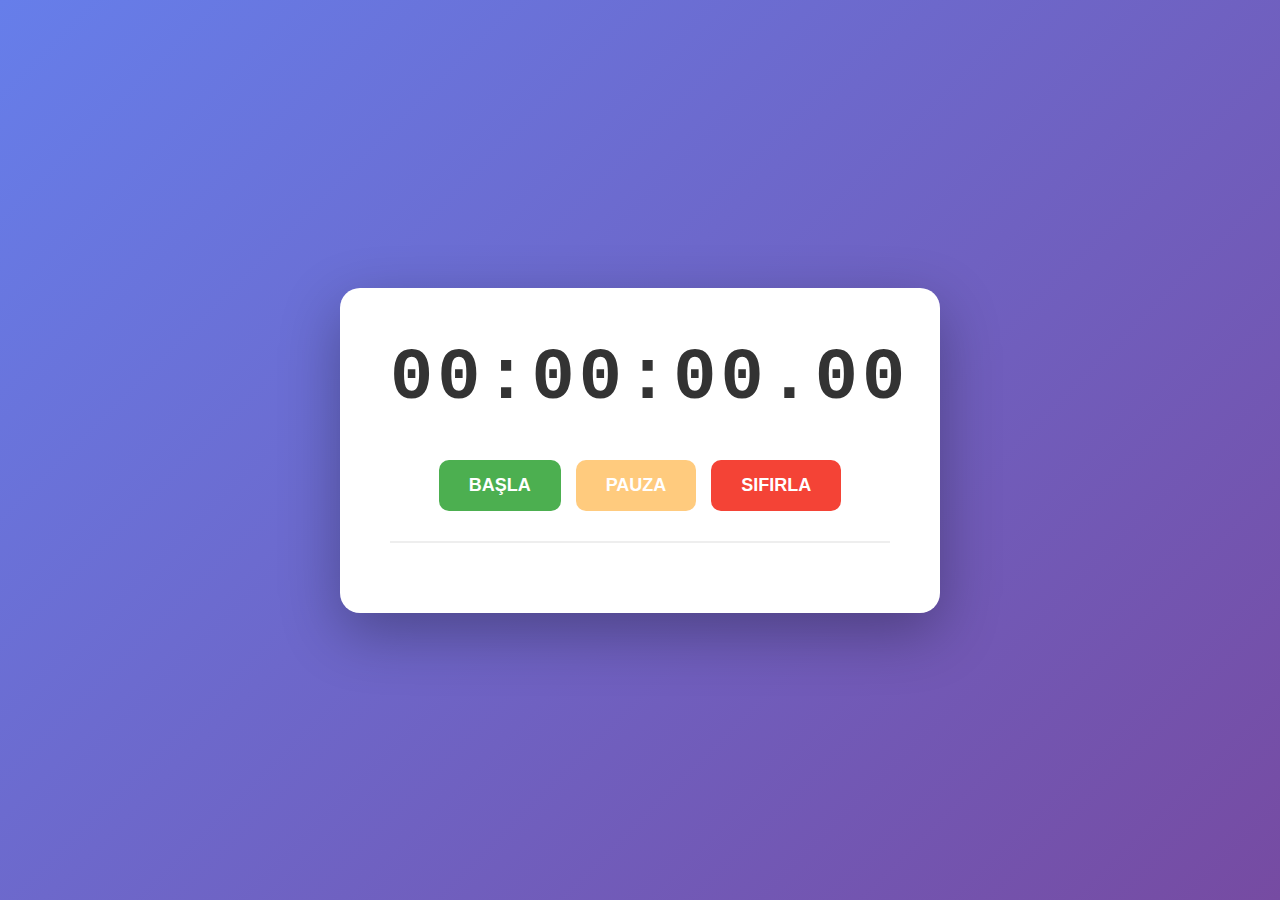
<file: Timer/index.html>
<!DOCTYPE html>
<html lang="az">
<head>
    <meta charset="UTF-8">
    <meta name="viewport" content="width=device-width, initial-scale=1.0">
    <title>Stopwatch Timer</title>
    <style>
        * {
            margin: 0;
            padding: 0;
            box-sizing: border-box;
        }

        body {
            font-family: 'Segoe UI', Tahoma, Geneva, Verdana, sans-serif;
            display: flex;
            justify-content: center;
            align-items: center;
            min-height: 100vh;
            background: linear-gradient(135deg, #667eea 0%, #764ba2 100%);
        }

        .timer-container {
            background: white;
            padding: 50px;
            border-radius: 20px;
            box-shadow: 0 20px 60px rgba(0, 0, 0, 0.3);
            text-align: center;
            max-width: 600px;
        }

        .display {
            font-size: 72px;
            font-weight: bold;
            color: #333;
            margin-bottom: 40px;
            font-family: 'Courier New', monospace;
            letter-spacing: 4px;
        }

        .buttons {
            display: flex;
            gap: 15px;
            justify-content: center;
        }

        button {
            padding: 15px 30px;
            font-size: 18px;
            border: none;
            border-radius: 10px;
            cursor: pointer;
            font-weight: bold;
            transition: all 0.3s ease;
            text-transform: uppercase;
        }

        .start-btn {
            background: #4CAF50;
            color: white;
        }

        .start-btn:hover {
            background: #45a049;
            transform: translateY(-2px);
            box-shadow: 0 5px 15px rgba(76, 175, 80, 0.4);
        }

        .pause-btn {
            background: #FF9800;
            color: white;
        }

        .pause-btn:hover {
            background: #e68900;
            transform: translateY(-2px);
            box-shadow: 0 5px 15px rgba(255, 152, 0, 0.4);
        }

        .reset-btn {
            background: #f44336;
            color: white;
        }

        .reset-btn:hover {
            background: #da190b;
            transform: translateY(-2px);
            box-shadow: 0 5px 15px rgba(244, 67, 54, 0.4);
        }

        button:active {
            transform: translateY(0);
        }

        button:disabled {
            opacity: 0.5;
            cursor: not-allowed;
        }

        button:disabled:hover {
            transform: none;
            box-shadow: none;
        }

        .laps-container {
            margin-top: 30px;
            max-height: 200px;
            overflow-y: auto;
            border-top: 2px solid #eee;
            padding-top: 20px;
        }

        .lap-item {
            display: flex;
            justify-content: space-between;
            padding: 10px 20px;
            margin: 5px 0;
            background: #f5f5f5;
            border-radius: 8px;
            animation: slideIn 0.3s ease;
        }

        .lap-item:first-child {
            background: #e3f2fd;
            border: 2px solid #2196F3;
        }

        .lap-number {
            font-weight: bold;
            color: #666;
        }

        .lap-time {
            font-family: 'Courier New', monospace;
            font-weight: bold;
            color: #333;
        }

        @keyframes slideIn {
            from {
                opacity: 0;
                transform: translateY(-10px);
            }
            to {
                opacity: 1;
                transform: translateY(0);
            }
        }

        .laps-container::-webkit-scrollbar {
            width: 8px;
        }

        .laps-container::-webkit-scrollbar-track {
            background: #f1f1f1;
            border-radius: 10px;
        }

        .laps-container::-webkit-scrollbar-thumb {
            background: #888;
            border-radius: 10px;
        }

        .laps-container::-webkit-scrollbar-thumb:hover {
            background: #555;
        }
    </style>
</head>
<body>
    <div class="timer-container">
        <div class="display" id="display">00:00:00.00</div>
        <div class="buttons">
            <button class="start-btn" id="startBtn">Başla</button>
            <button class="pause-btn" id="pauseBtn" disabled>Pauza</button>
            <button class="reset-btn" id="resetBtn">Sıfırla</button>
        </div>
        <div class="laps-container" id="lapsContainer"></div>
    </div>

    <script>
        let timer;
        let milliseconds = 0;
        let isRunning = false;
        let lapCounter = 0;

        const display = document.getElementById('display');
        const startBtn = document.getElementById('startBtn');
        const pauseBtn = document.getElementById('pauseBtn');
        const resetBtn = document.getElementById('resetBtn');
        const lapsContainer = document.getElementById('lapsContainer');

        function formatTime(totalMilliseconds) {
            const hrs = Math.floor(totalMilliseconds / 3600000);
            const mins = Math.floor((totalMilliseconds % 3600000) / 60000);
            const secs = Math.floor((totalMilliseconds % 60000) / 1000);
            const centisecs = Math.floor((totalMilliseconds % 1000) / 10);
            
            return `${String(hrs).padStart(2, '0')}:${String(mins).padStart(2, '0')}:${String(secs).padStart(2, '0')}.${String(centisecs).padStart(2, '0')}`;
        }

        function updateDisplay() {
            display.textContent = formatTime(milliseconds);
        }

        function addLap() {
            lapCounter++;
            const lapItem = document.createElement('div');
            lapItem.className = 'lap-item';
            
            const lapNumber = document.createElement('span');
            lapNumber.className = 'lap-number';
            lapNumber.textContent = `#${lapCounter}`;
            
            const lapTime = document.createElement('span');
            lapTime.className = 'lap-time';
            lapTime.textContent = formatTime(milliseconds);
            
            lapItem.appendChild(lapNumber);
            lapItem.appendChild(lapTime);
            
            lapsContainer.insertBefore(lapItem, lapsContainer.firstChild);
        }

        function startTimer() {
            if (!isRunning) {
                isRunning = true;
                timer = setInterval(() => {
                    milliseconds += 10;
                    updateDisplay();
                }, 10);
                
                startBtn.disabled = true;
                pauseBtn.disabled = false;
            }
        }

        function pauseTimer() {
            if (isRunning) {
                isRunning = false;
                clearInterval(timer);
                addLap();
                
                startBtn.disabled = false;
                pauseBtn.disabled = true;
            }
        }

        function resetTimer() {
            isRunning = false;
            clearInterval(timer);
            milliseconds = 0;
            lapCounter = 0;
            updateDisplay();
            lapsContainer.innerHTML = '';
            
            startBtn.disabled = false;
            pauseBtn.disabled = true;
        }

        startBtn.addEventListener('click', startTimer);
        pauseBtn.addEventListener('click', pauseTimer);
        resetBtn.addEventListener('click', resetTimer);
    </script>
</body>
</html>
</file>
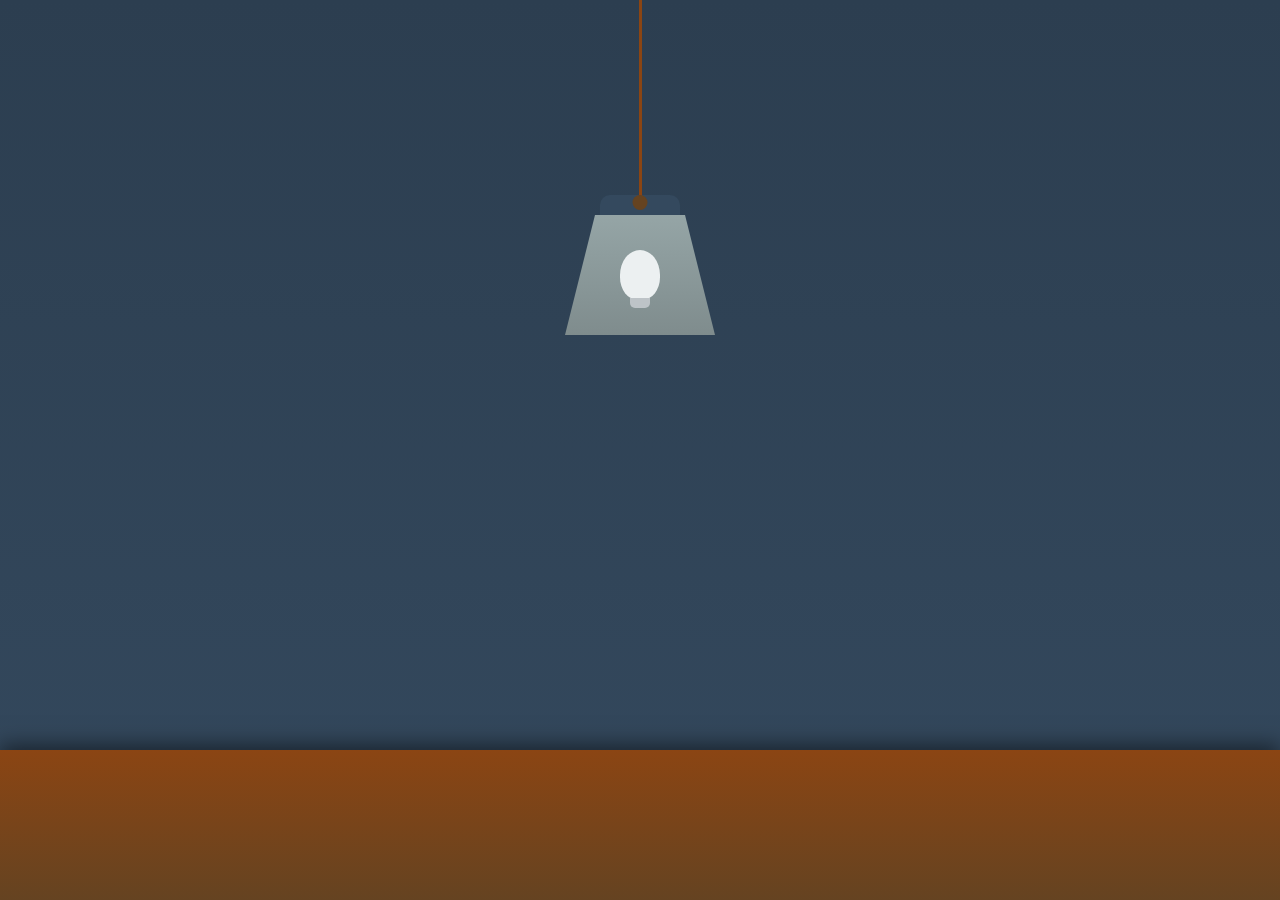
<file: Task(11.26.2025)2/lampa/index.html>
<!DOCTYPE html>
<html lang="az">
<head>
    <meta charset="UTF-8">
    <meta name="viewport" content="width=device-width, initial-scale=1.0">
    <title>Masa Lampası</title>
    <link rel="stylesheet" href="style.css">
</head>
<body>
    <div class="room">
        <div class="lamp-container">
            <div class="rope" id="rope">
                <div class="rope-end" id="ropeEnd"></div>
            </div>
            <div class="lamp" id="lamp">
                <div class="lamp-top"></div>
                <div class="lamp-body">
                    <div class="bulb" id="bulb"></div>
                    <div class="light" id="light"></div>
                </div>
            </div>
        </div>
        <div class="desk"></div>
    </div>
    <script src="script.js"></script>
</body>
</html>
</file>
<file: Task(11.26.2025)2/style.css>
body{
    font-family: 'Segoe UI', Tahoma, Geneva, Verdana, sans-serif;
    display:flex;
    flex-direction:column;
    align-items:center;
    gap:20px;
    padding:20px;
    background: linear-gradient(135deg, #ece9e6, #ffffff);
  }
  
  h1{
    text-align:center;
    color:#333;
    margin-bottom:20px;
  }
  
  .number-pool{
    display:flex;
    flex-wrap:wrap;
    gap:15px;
    justify-content:center;
  }
  
  .draggable{
    width:60px;
    height:60px;
    display:flex;
    align-items:center;
    justify-content:center;
    background: linear-gradient(145deg, #4caf50, #45a049);
    color:white;
    font-weight:bold;
    border-radius:12px;
    cursor:grab;
    user-select:none;
    transition: transform 0.2s, box-shadow 0.2s;
  }
  
  .draggable.dragging{
    opacity:0.6;
    transform: scale(1.2);
    box-shadow: 0 8px 20px rgba(0,0,0,0.3);
  }
  
  .drop-zones{
    display:flex;
    gap:25px;
    margin-top:30px;
  }
  
  .drop-zone{
    width:140px;
    height:140px;
    background: linear-gradient(145deg, #f5f5f5, #e0e0e0);
    display:flex;
    align-items:center;
    justify-content:center;
    border-radius:12px;
    font-weight:bold;
    border:2px dashed #aaa;
    box-shadow: 3px 3px 8px rgba(0,0,0,0.1);
    transition: background 0.3s, transform 0.2s;
    text-align:center;
  }
  
  .drop-zone.over{
    background: linear-gradient(145deg, #cce5ff, #99ccff);
    transform: scale(1.05);
    border-color:#3399ff;
  }
  
  /* uyğunsuz drop animasiya */
  .drop-zone.invalid{
    animation: shake 0.3s;
    border-color:red;
  }
  
  @keyframes shake {
    0% { transform: translateX(0); }
    25% { transform: translateX(-8px); }
    50% { transform: translateX(8px); }
    75% { transform: translateX(-6px); }
    100% { transform: translateX(0); }
  }
</file>
<file: Task(11.26.2025)2/lampa/style.css>
* {
  margin: 0;
  padding: 0;
  box-sizing: border-box;
}

body {
  font-family: Arial, sans-serif;
  overflow: hidden;
}

.room {
  width: 100vw;
  height: 100vh;
  background: linear-gradient(to bottom, #2c3e50 0%, #34495e 100%);
  position: relative;
  transition: background 0.5s ease;
}

.room.lit {
  background: linear-gradient(to bottom, #f39c12 0%, #e67e22 100%);
}

.lamp-container {
  position: absolute;
  top: 0;
  left: 50%;
  transform: translateX(-50%);
  display: flex;
  flex-direction: column;
  align-items: center;
}

.rope {
  width: 3px;
  height: 200px;
  background: #8b4513;
  position: relative;
  transform-origin: top center;
  transition: transform 0.3s ease;
}

.rope.pulled {
  transform: translateY(30px);
}

.rope-end {
  position: absolute;
  bottom: -10px;
  left: 50%;
  transform: translateX(-50%);
  width: 15px;
  height: 15px;
  background: #654321;
  border-radius: 50%;
  cursor: pointer;
  transition: all 0.2s ease;
}

.rope-end:hover {
  transform: translateX(-50%) scale(1.2);
  background: #7d5a3a;
}

.lamp {
  margin-top: -5px;
  display: flex;
  flex-direction: column;
  align-items: center;
}

.lamp-top {
  width: 80px;
  height: 20px;
  background: #34495e;
  border-radius: 10px 10px 0 0;
}

.lamp-body {
  width: 150px;
  height: 120px;
  background: linear-gradient(to bottom, #95a5a6, #7f8c8d);
  clip-path: polygon(20% 0%, 80% 0%, 100% 100%, 0% 100%);
  position: relative;
  display: flex;
  justify-content: center;
  align-items: center;
  box-shadow: 0 4px 8px rgba(0,0,0,0.3);
}

.bulb {
  width: 40px;
  height: 50px;
  background: #ecf0f1;
  border-radius: 50% 50% 45% 45%;
  position: relative;
  transition: all 0.3s ease;
}

.bulb::after {
  content: '';
  position: absolute;
  bottom: -8px;
  left: 50%;
  transform: translateX(-50%);
  width: 20px;
  height: 10px;
  background: #bdc3c7;
  border-radius: 0 0 5px 5px;
}

.bulb.on {
  background: #f1c40f;
  box-shadow: 0 0 20px #f39c12, 0 0 40px #f39c12;
}

.light {
  position: absolute;
  bottom: -50px;
  left: 50%;
  transform: translateX(-50%);
  width: 0;
  height: 0;
  border-left: 100px solid transparent;
  border-right: 100px solid transparent;
  border-top: 150px solid rgba(241, 196, 15, 0);
  opacity: 0;
  transition: all 0.5s ease;
}

.light.on {
  border-top-color: rgba(241, 196, 15, 0.5);
  opacity: 1;
}

.desk {
  position: absolute;
  bottom: 0;
  left: 0;
  width: 100%;
  height: 150px;
  background: linear-gradient(to bottom, #8b4513, #654321);
  box-shadow: 0 -5px 20px rgba(0,0,0,0.5);
}

@keyframes swing {
  0%, 100% { transform: translateX(-50%) rotate(0deg); }
  25% { transform: translateX(-50%) rotate(2deg); }
  75% { transform: translateX(-50%) rotate(-2deg); }
}

.lamp-container.swinging {
  animation: swing 0.5s ease-in-out;
}
</file>
